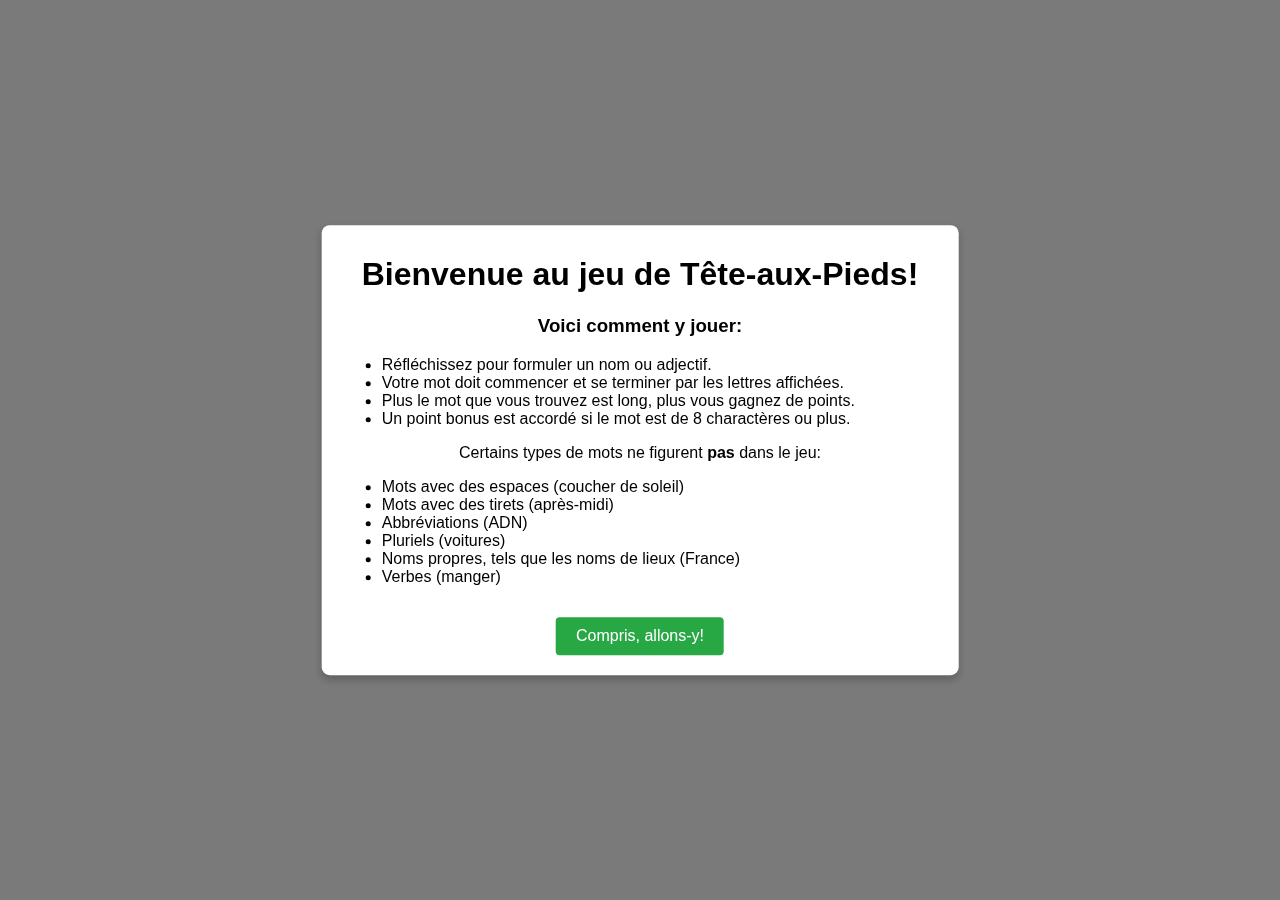
<file: atamaoshiri/index.html>
<!DOCTYPE html>
<html lang="fr">

<head>
    <meta charset="UTF-8">
    <meta name="viewport" content="width=device-width, initial-scale=1.0">
    <title>Tête-aux-Pieds</title>
    <link rel="stylesheet" href="styles.css">
</head>

<body>
    <div class="container">
        <h1>Tête-aux-Pieds</h1>
        <div class="game-area">
            <div class="letter-card">
                <span id="start-letter"></span>
            </div>
            <div class="word-input-area">
            </div>
            <div class="letter-card">
                <span id="end-letter"></span>
            </div>
            <input type="text" id="hidden-input" style="opacity: 0; position: absolute; top: -100px;">
        </div>
        <div class="accented-letters">
            <button type="button" data-letter="é">É</button>
            <button type="button" data-letter="è">È</button>
            <button type="button" data-letter="ê">Ê</button>
            <button type="button" data-letter="à">À</button>
            <button type="button" data-letter="ç">Ç</button>
            <button type="button" data-letter="ï">Ï</button>
        </div>
        <button id="submit-button" type="submit">Soumettre</button>
        <button id="pass-button">Passer</button>
        <div id="result"></div>
        <div id="discord"></div>
        <div id="score">Score: 0</div>
        <div id="round">Manche: 1</div>
        <div id="average">Moyenne: 0</div>

        <div id="rules-modal" class="modal">
            <div class="modal-content">
                <h1>Bienvenue au jeu de Tête-aux-Pieds!</h1>
                <h3>Voici comment y jouer:</h3>
                <ul>
                    <li>Réfléchissez pour formuler un nom ou adjectif.</li>
                    <li>Votre mot doit commencer et se terminer par les lettres affichées.</li>
                    <li>Plus le mot que vous trouvez est long, plus vous gagnez de points.</li>
                    <li>Un point bonus est accordé si le mot est de 8 charactères ou plus.</li>
                </ul>
                <p>Certains types de mots ne figurent <b>pas</b> dans le jeu:</p>
                <ul>
                    <li>Mots avec des espaces (coucher de soleil)</li>
                    <li>Mots avec des tirets (après-midi)</li>
                    <li>Abbréviations (ADN)</li>
                    <li>Pluriels (voitures)</li>
                    <li>Noms propres, tels que les noms de lieux (France)</li>
                    <li>Verbes (manger)</li>
                </ul>
                <button id="close-rules">Compris, allons-y!</button>
            </div>
        </div>

        <div id="modal-overlay" class="modal-overlay"></div>

    </div>
    <script src="wordList.js"></script>
    <script src="script.js"></script>
</body>

</html>
</file>
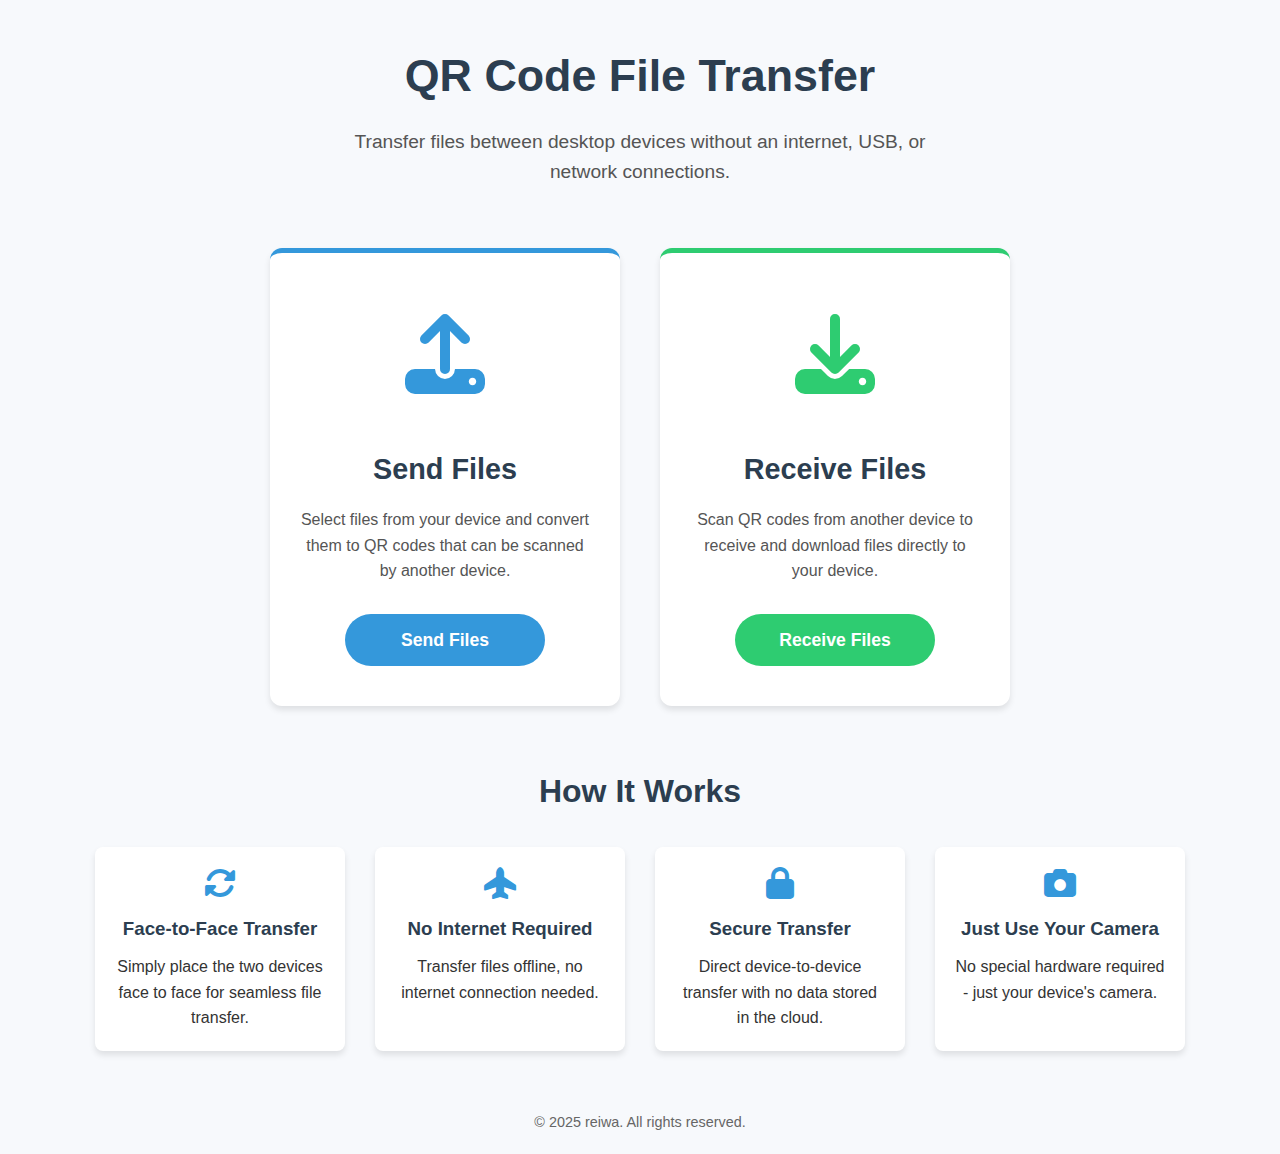
<file: qr/index.html>
<!DOCTYPE html>
<html lang="en">

<head>
    <meta charset="UTF-8">
    <meta name="viewport" content="width=device-width, initial-scale=1.0">
    <meta http-equiv="Content-Security-Policy" content="upgrade-insecure-requests">
    <title>QR File Transfer</title>
    <link rel="stylesheet" href="https://cdnjs.cloudflare.com/ajax/libs/font-awesome/6.4.0/css/all.min.css">
    <link rel="stylesheet" href="./styles.css">
</head>

<body>
    <div class="container">
        <header>
            <h1>QR Code File Transfer</h1>
            <p>Transfer files between desktop devices without an internet, USB, or network connections.</p>
        </header>

        <div class="options">
            <div class="option-card send">
                <div class="icon">
                    <i class="fas fa-upload"></i>
                </div>
                <div class="content">
                    <h2>Send Files</h2>
                    <p>Select files from your device and convert them to QR codes that can be scanned by another device.
                    </p>
                </div>
                <a href="send/" class="btn btn-primary">Send Files</a>
            </div>

            <div class="option-card receive">
                <div class="icon">
                    <i class="fas fa-download"></i>
                </div>
                <div class="content">
                    <h2>Receive Files</h2>
                    <p>Scan QR codes from another device to receive and download files directly to your device.</p>
                </div>
                <a href="receive/" class="btn btn-secondary">Receive Files</a>
            </div>
        </div>

        <div class="features">
            <h2>How It Works</h2>
            <div class="feature-list">
                <div class="feature-item">
                    <i class="fas fa-sync-alt"></i>
                    <h3>Face-to-Face Transfer</h3>
                    <p>Simply place the two devices face to face for seamless file transfer.</p>
                </div>
                <div class="feature-item">
                    <i class="fa-solid fa-plane-up"></i>
                    <h3>No Internet Required</h3>
                    <p>Transfer files offline, no internet connection needed.</p>
                </div>
                <div class="feature-item">
                    <i class="fas fa-lock"></i>
                    <h3>Secure Transfer</h3>
                    <p>Direct device-to-device transfer with no data stored in the cloud.</p>
                </div>
                <!-- <div class="feature-item">
                    <i class="fas fa-compress-arrows-alt"></i>
                    <h3>Compressed Transfer</h3>
                    <p>Files are compressed to minimize the number of QR codes needed.</p>
                </div> -->
                <div class="feature-item">
                    <i class="fas fa-camera"></i>
                    <h3>Just Use Your Camera</h3>
                    <p>No special hardware required - just your device's camera.</p>
                </div>
            </div>
        </div>

        <footer>
            <p>&copy; 2025 reiwa. All rights reserved.</p>
        </footer>
    </div>
</body>

</html>
</file>
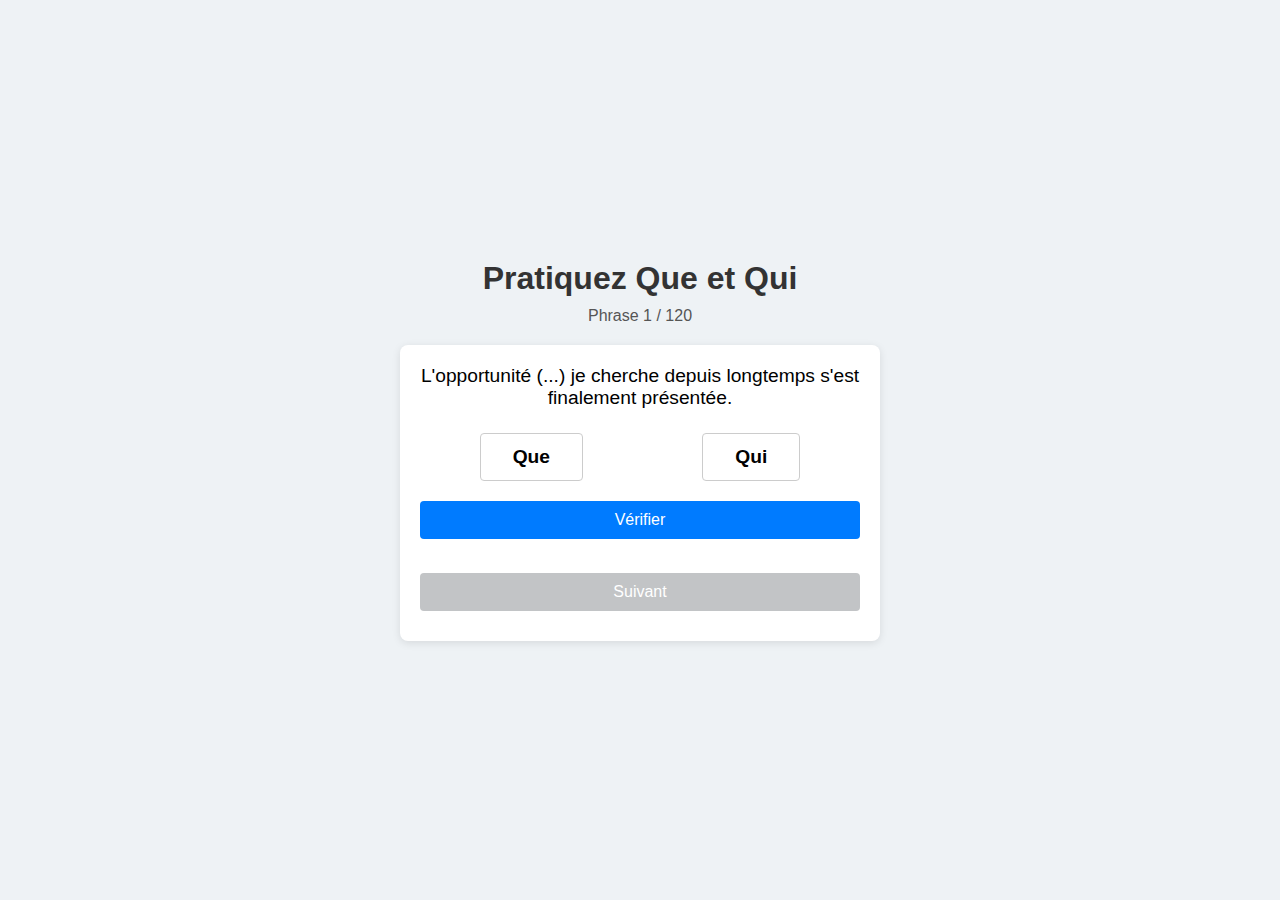
<file: quequi/index.html>
<!DOCTYPE html>
<html lang="fr">

<head>
    <meta charset="UTF-8">
    <meta name="viewport" content="width=device-width, initial-scale=1.0">
    <title>Que ou Qui?</title>
    <link rel="stylesheet" href="style.css">
</head>

<body>
    <div class="container">
        <h1>Pratiquez Que et Qui</h1>
        <p id="progress"></p>
        <div class="card">
            <p id="sentence">…</p>
            <div id="options">
                <label class="option">
                    <input type="radio" name="pronoun" value="que" />
                    <span>Que</span>
                </label>
                <label class="option">
                    <input type="radio" name="pronoun" value="qui" />
                    <span>Qui</span>
                </label>
            </div>
            <button id="check-btn">Vérifier</button>
            <p id="feedback"></p>
            <button id="next-btn" disabled>Suivant</button>
        </div>
    </div>
    <script src="script.js"></script>
</body>

</html>
</file>
<file: atamaoshiri/styles.css>
body {
    font-family: sans-serif;
    display: flex;
    justify-content: center;
    align-items: center;
    min-height: 100vh;
    background-color: #f4f4f4;
    margin: 0;
}

.container {
    background-color: #fff;
    padding: 10px 90px 30px 90px;
    border-radius: 8px;
    box-shadow: 0 2px 4px rgba(0, 0, 0, 0.1);
    text-align: center;
}

.game-area {
    display: flex;
    align-items: center;
    margin-bottom: 20px;
    gap: 15px;
    justify-content: center;
}

.letter-card {
    display: flex;
    justify-content: center;
    align-items: center;
    width: 100px;
    height: 100px;
    background-color: #e9ecef;
    border: 1px solid #ced4da;
    border-radius: 8px;
    font-size: 3.5em;
    font-weight: bold;
    color: #333;
    box-shadow: 0 1px 3px rgba(0, 0, 0, 0.12), 0 1px 2px rgba(0, 0, 0, 0.24);
}

.word-input-area {
    display: flex;
    gap: 15px;
    /* Espacement entre les cercles */
    align-items: center;
}

.letter-circle {
    display: flex;
    justify-content: center;
    align-items: center;
    width: 80px;
    /* Ajustez la largeur du cercle */
    height: 80px;
    /* Ajustez la hauteur du cercle */
    background-color: #f0f0f0;
    /* Couleur de fond du cercle */
    border-radius: 50%;
    border: 1px solid #ccc;
    font-size: 3em;
    font-weight: bold;
    color: #495057;
    box-shadow: 0 1px 3px rgba(0, 0, 0, 0.12), 0 1px 2px rgba(0, 0, 0, 0.24);
}

#start-letter,
#end-letter {
    margin: 0;
    /* Retirer la marge des lettres car elles sont dans les cartes */
}

#word-input {
    /* Nous n'allons plus afficher directement le div éditable */
    display: none;
}

#submit-button {
    padding: 10px 20px;
    background-color: #007bff;
    color: white;
    border: none;
    border-radius: 4px;
    cursor: pointer;
    font-size: 1em;
    margin-top: 10px;
}

#submit-button:hover {
    background-color: #0056b3;
}

#result {
    margin-top: 20px;
    font-weight: bold;
}

#score {
    margin-top: 10px;
}

#submit-button,
#pass-button {
    padding: 10px 20px;
    background-color: #007bff;
    color: white;
    border: none;
    border-radius: 4px;
    cursor: pointer;
    font-size: 1em;
    margin-top: 10px;
}

#pass-button {
    background-color: #6c757d;
}

#submit-button:hover {
    background-color: #0056b3;
}

#pass-button:hover {
    background-color: #545b62;
}

.accented-letters {
    margin-top: 10px;
    display: flex;
    flex-wrap: wrap;
    justify-content: center;
    gap: 5px;
}

.accented-letters button {
    padding: 8px 12px;
    font-size: 1em;
    border: 1px solid #ccc;
    border-radius: 4px;
    cursor: pointer;
    background-color: #f9f9f9;
}

.accented-letters button:hover {
    background-color: #eee;
}

.modal-overlay {
    position: fixed;
    top: 0;
    left: 0;
    width: 100%;
    height: 100%;
    background-color: rgba(0, 0, 0, 0.5);
    z-index: 10;
    display: none;
}

.modal {
    position: fixed;
    top: 50%;
    left: 50%;
    transform: translate(-50%, -50%);
    background-color: #fff;
    padding: 10px 40px 20px 40px;
    border-radius: 8px;
    box-shadow: 0 4px 8px rgba(0, 0, 0, 0.2);
    z-index: 11;
    text-align: center;
    display: none;
}

.modal h2 {
    margin-top: 0;
}

.modal ul {
    list-style: disc;
    padding-left: 20px;
    text-align: left;
}

.modal button {
    padding: 10px 20px;
    background-color: #28a745;
    /* Couleur verte pour le bouton "Compris !" */
    color: white;
    border: none;
    border-radius: 4px;
    cursor: pointer;
    font-size: 1em;
    margin-top: 15px;
}

.modal button:hover {
    background-color: #218838;
}
</file>
<file: qr/styles.css>
:root {
    --primary-color: #3498db;
    --secondary-color: #2ecc71;
    --dark-color: #2c3e50;
    --light-color: #f7f9fc;
    --shadow: 0 4px 6px rgba(0, 0, 0, 0.1);
    --hover-shadow: 0 10px 15px rgba(0, 0, 0, 0.15);
}

* {
    margin: 0;
    padding: 0;
    box-sizing: border-box;
}

body {
    font-family: -apple-system, BlinkMacSystemFont, 'Segoe UI', Roboto, Oxygen, Ubuntu, Cantarell, 'Open Sans', 'Helvetica Neue', sans-serif;
    background-color: var(--light-color);
    color: #333;
    line-height: 1.6;
}

.container {
    max-width: 1200px;
    margin: 0 auto;
    padding: 20px;
    min-height: 100vh;
    display: flex;
    flex-direction: column;
    justify-content: center;
}

header {
    text-align: center;
    margin-bottom: 40px;
    padding: 20px 0;
}

header h1 {
    font-size: 2.8rem;
    color: var(--dark-color);
    margin-bottom: 15px;
}

header p {
    font-size: 1.2rem;
    color: #555;
    max-width: 600px;
    margin: 0 auto;
}

.options {
    display: flex;
    justify-content: center;
    gap: 40px;
    flex-wrap: wrap;
}

.option-card {
    background-color: white;
    border-radius: 12px;
    padding: 40px 30px;
    width: 350px;
    text-align: center;
    box-shadow: var(--shadow);
    transition: all 0.3s ease;
    display: flex;
    flex-direction: column;
    align-items: center;
    justify-content: space-between;
}

.option-card:hover {
    transform: translateY(-10px);
    box-shadow: var(--hover-shadow);
}

.option-card.send {
    border-top: 5px solid var(--primary-color);
}

.option-card.receive {
    border-top: 5px solid var(--secondary-color);
}

.option-card .icon {
    font-size: 5rem;
    margin-bottom: 25px;
}

.option-card.send .icon {
    color: var(--primary-color);
}

.option-card.receive .icon {
    color: var(--secondary-color);
}

.option-card h2 {
    font-size: 1.8rem;
    margin-bottom: 15px;
    color: var(--dark-color);
}

.option-card p {
    margin-bottom: 30px;
    color: #555;
}

.btn {
    display: inline-block;
    padding: 12px 30px;
    text-decoration: none;
    border-radius: 30px;
    color: white;
    font-weight: bold;
    font-size: 1.1rem;
    transition: all 0.3s ease;
    border: none;
    cursor: pointer;
    width: 100%;
    max-width: 200px;
    text-align: center;
}

.btn-primary {
    background-color: var(--primary-color);
}

.btn-primary:hover {
    background-color: #2980b9;
    transform: scale(1.05);
}

.btn-secondary {
    background-color: var(--secondary-color);
}

.btn-secondary:hover {
    background-color: #27ae60;
    transform: scale(1.05);
}

footer {
    text-align: center;
    margin-top: 60px;
    color: #666;
    font-size: 0.9rem;
}

.features {
    margin-top: 60px;
    text-align: center;
}

.features h2 {
    font-size: 2rem;
    color: var(--dark-color);
    margin-bottom: 30px;
}

.feature-list {
    display: flex;
    justify-content: center;
    flex-wrap: wrap;
    gap: 30px;
    margin-top: 20px;
}

.feature-item {
    background-color: white;
    border-radius: 8px;
    box-shadow: var(--shadow);
    padding: 20px;
    width: 250px;
    text-align: center;
}

.feature-item i {
    font-size: 2rem;
    margin-bottom: 15px;
    color: var(--primary-color);
}

.feature-item h3 {
    margin-bottom: 10px;
    color: var(--dark-color);
}

@media (max-width: 768px) {
    .options {
        flex-direction: column;
        align-items: center;
    }

    .option-card {
        width: 100%;
        max-width: 350px;
    }

    header h1 {
        font-size: 2.2rem;
    }
}
</file>
<file: quequi/style.css>
* {
    box-sizing: border-box;
    margin: 0;
    padding: 0;
}

/* html,
body {
    height: 100%;
    margin: 0;
} */

body {
    font-family: 'Segoe UI', Tahoma, sans-serif;
    background: #eef2f5;
    display: flex;
    justify-content: center;
    align-items: center;
    padding: 20px;
    min-height: 100vh;
}


.container {
    width: 100%;
    max-width: 480px;
}

h1 {
    text-align: center;
    margin-bottom: 10px;
    color: #333;
}

#progress {
    text-align: center;
    margin-bottom: 20px;
    color: #555;
}

.card {
    background: #fff;
    border-radius: 8px;
    padding: 20px;
    box-shadow: 0 2px 8px rgba(0, 0, 0, 0.1);
}

#sentence {
    font-size: 1.2em;
    margin-bottom: 20px;
    text-align: center;
    min-height: 2.5em;
}

#options {
    display: flex;
    justify-content: space-around;
    margin-bottom: 20px;
}

.option {
    position: relative;
    padding: 12px 32px;
    font-weight: 600;
    border: 1px solid #ccc;
    border-radius: 4px;
    cursor: pointer;
    user-select: none;
    transition: background 0.2s, border-color 0.2s;
    font-size: 1.2em;
}

.option input {
    display: none;
}

.option span {
    font-size: 1em;
}

.option:hover {
    background: #f7f7f7;
}

.option.selected {
    border-color: #007bff;
    background: #e6f0ff;
}

.option.correct {
    border-color: #28a745;
    background: #e6f9ee;
}

.option.incorrect {
    border-color: #dc3545;
    background: #f9e6e6;
}

button {
    width: 100%;
    padding: 10px;
    margin-bottom: 10px;
    font-size: 1em;
    border: none;
    border-radius: 4px;
    cursor: pointer;
    transition: background 0.2s;
}

#check-btn {
    background: #007bff;
    color: #fff;
}

#check-btn:disabled {
    background: #8bbbf7;
    cursor: default;
}

#check-btn:hover:not(:disabled) {
    background: #0056b3;
}

#next-btn {
    background: #6c757d;
    color: #fff;
}

#next-btn:disabled {
    background: #c2c4c6;
    cursor: default;
}

#next-btn:hover:not(:disabled) {
    background: #5a6268;
}

#feedback {
    text-align: center;
    font-weight: bold;
    min-height: 1.5em;
}

#feedback.correct {
    color: #28a745;
}

#feedback.incorrect {
    color: #dc3545;
}

@media (max-width: 400px) {
    #options {
        flex-direction: column;
    }

    .option {
        margin-bottom: 10px;
        text-align: center;
    }
}
</file>
